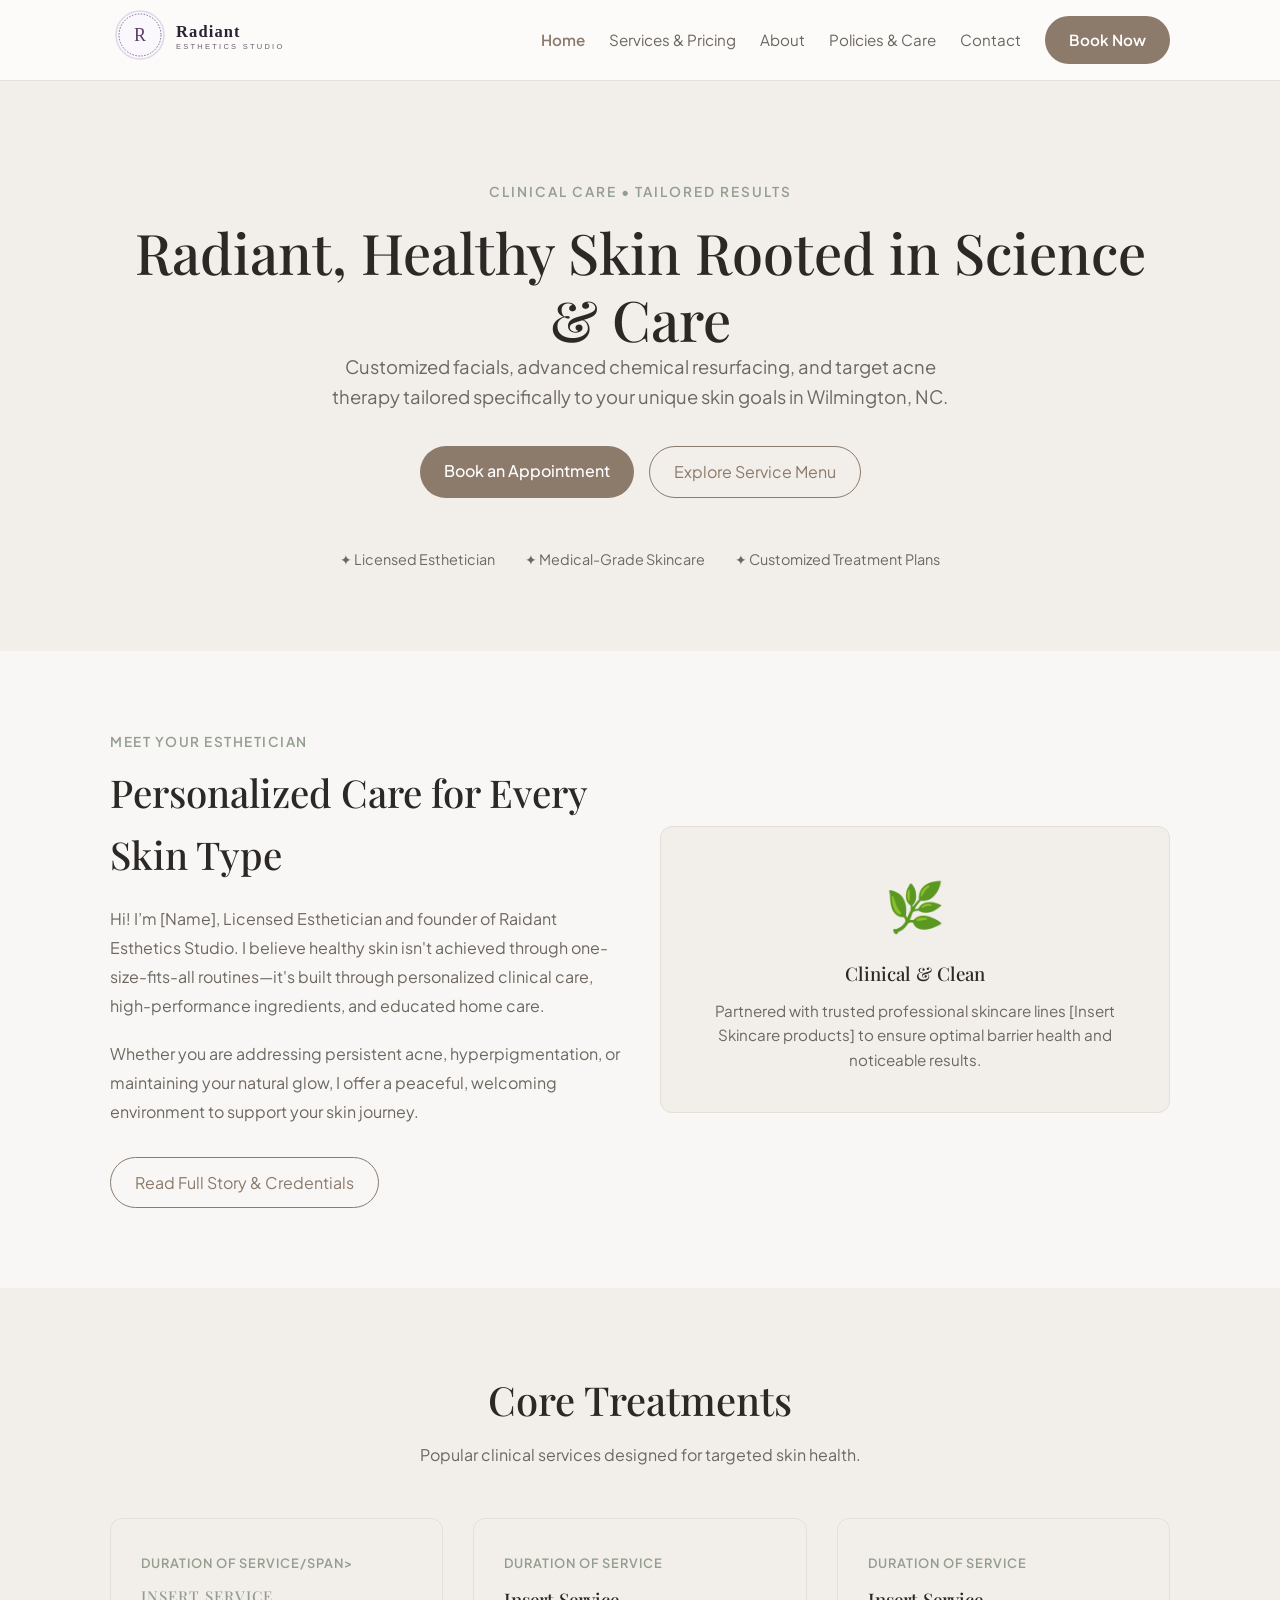
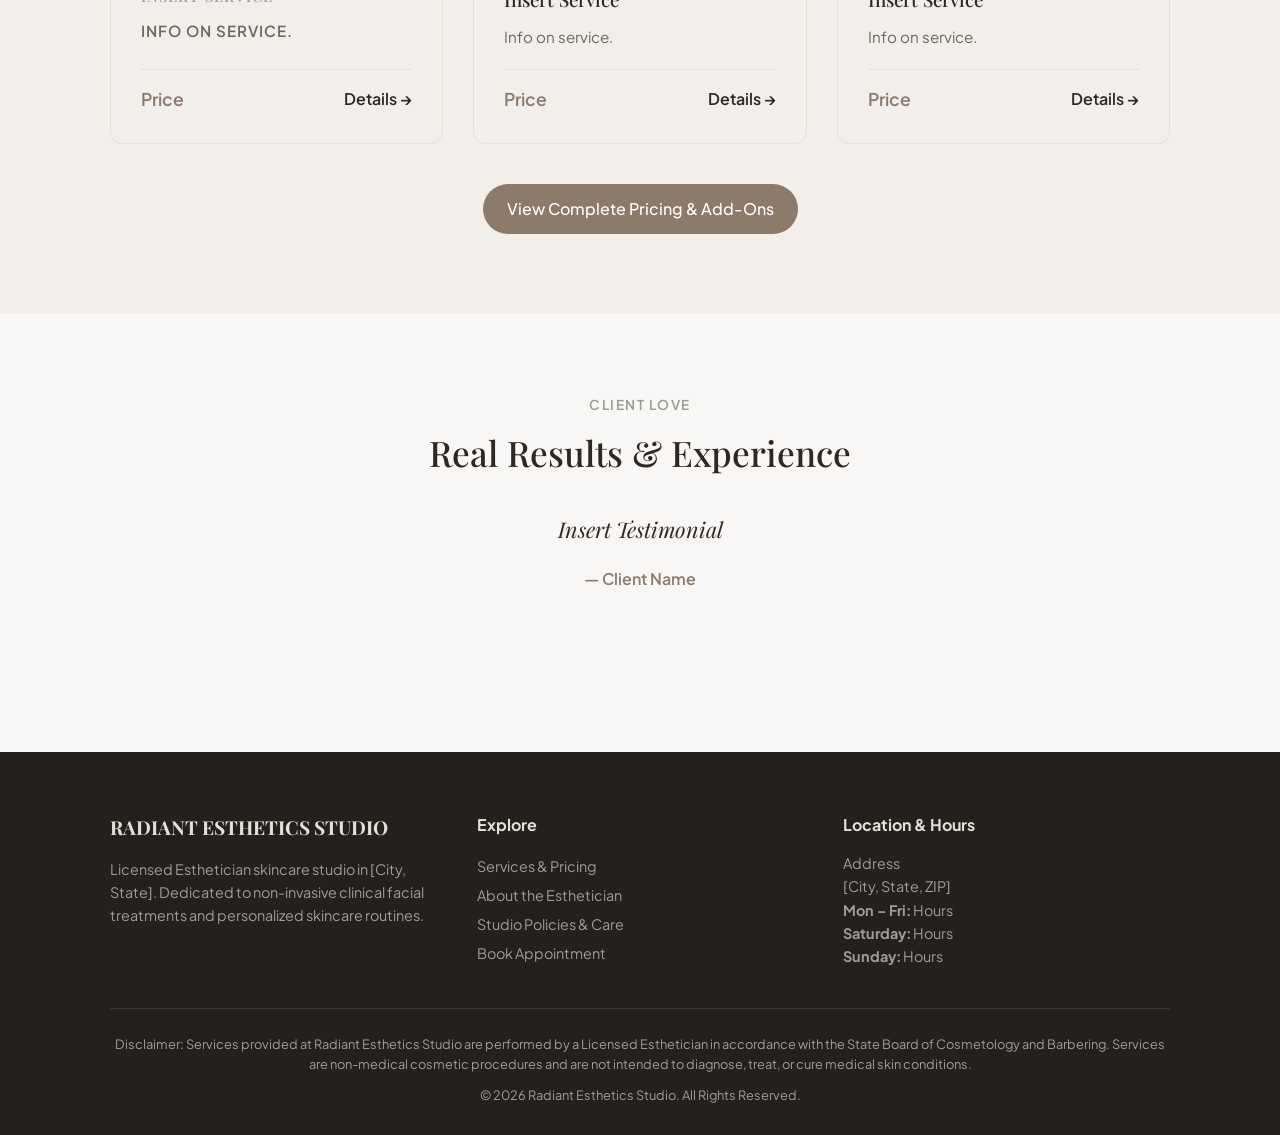
<file: index.html>
<!DOCTYPE html>
<html lang= "en" class= "scroll-smooth">
<head>
	<meta charset="UTF-8">
	<meta name= "viewport" content="width=device-width, initial-scale=1.0">
	<title> Radiant Esthetics Studio | Licensed Esthetician in Wilmington, North Carolina </title>
	
	<!-- Stylesheet link -->
	<link rel="stylesheet" href="css/style.css">
	
	
	<!-- Google Fonts -->
	<link rel="preconnect" href="https://fonts.googleapis.com">
	<link rel="preconnect" href="https://fonts.gstatic.com" crossorigin>
	<link href="https://fonts.googleapis.com/css2?family=Playfair+Display:ital,wght@0,400;0,600;1,400&family=Plus+Jakarta+Sans:wght@400;500;600&display=swap" rel="stylesheet">
</head>
<body>

	<!-- ================= HEADER & NAVIGATION ================= -->
	<header>
		<div class="container nav-container">
			<a href="index.html" class="logo">
				<img src="assets/logo.svg" alt="Radiant Ethetics Studio Logo" height="60">
			</a>
			
			<!-- Mobile Hamburger Button -->
			<button class="mobile-menu-btn" id="mobile-menu-btn" aria-label="Toggle Navigation" aria-expanded="false">
				☰
			</button>

			<!-- Navigation Links -->
			<ul class="nav-links">
				<li><a href="index.html" class="active">Home</a></li>
				<li><a href="services.html">Services & Pricing</a></li>
				<li><a href="about.html">About</a></li>
				<li><a href="policies.html">Policies & Care</a></li>
				<li><a href="contact.html">Contact</a></li>
				<li><a href="contact.html" class="btn-book-now">Book Now</a></li>
			</ul>
		</div>
	</header>
		
		<!-- ================= HERO SECTION ================= -->
  <section class="hero-section" style="padding: 100px 0 80px; text-align: center; background: var(--bg-accent);">
    <div class="container">
	<p style="text-transform: uppercase; letter-spacing: 2px; color: var(--sage); font-size: 0.85rem; margin-bottom: 15px; font-weight: 600;">
	 Clinical Care • Tailored Results
	</p>
	<h1 style= "font-size: 3.5rem; margin-botton: 20px; line-height: 1.2; font-family: var(--font-serif);">
		Radiant, Healthy Skin Rooted in Science & Care
	</h1>
	<p style="font-size: 1.15rem; color: var(--text-muted); max-width: 620px; margin: 0 auto 35px;">
		Customized facials, advanced chemical resurfacing, and target acne therapy tailored specifically to your unique skin goals in Wilmington, NC.
	</p>
	<div style="display: flex; gap: 15px; justify-content: center; flex-wrap: wrap;">
		<a href="contact.html" class="btn-primary">Book an Appointment</a>
		<a href="services.html" class="btn-outline">Explore Service Menu</a>
	</div>
	
	<!-- Trust Credentials Banner -->
	<div style="margin-top: 50px; display: flex; gap: 30px; justify-content: center; color: var(--text-muted); font-size: 0.9rem; flex-wrap: wrap;">
		<span>✦ Licensed Esthetician</span>
		<span>✦ Medical-Grade Skincare</span>
		<span>✦ Customized Treatment Plans</span>
	</div>
</div>
</section>


	<!-- ================= ABOUT PREVIEW SECTION ================= -->
	<section style="padding: 80px 0; background: var(--bg-main);">
    <div class="container">
      <div class="grid-2" style="align-items: center;">
        <div>
          <p style="text-transform: uppercase; letter-spacing: 1.5px; color: var(--sage); font-size: 0.85rem; margin-bottom: 10px; font-weight: 600;">
            Meet Your Esthetician
          </p>
          <h2 style="font-size: 2.4rem; margin-bottom: 20px;">Personalized Care for Every Skin Type</h2>
          <p style="color: var(--text-muted); margin-bottom: 20px; line-height: 1.8;">
            Hi! I’m [Name], Licensed Esthetician and founder of Raidant Esthetics Studio. I believe healthy skin isn't achieved through one-size-fits-all routines—it's built through personalized clinical care, high-performance ingredients, and educated home care.
          </p>
          <p style="color: var(--text-muted); margin-bottom: 30px; line-height: 1.8;">
            Whether you are addressing persistent acne, hyperpigmentation, or maintaining your natural glow, I offer a peaceful, welcoming environment to support your skin journey.
          </p>
          <a href="about.html" class="btn-outline">Read Full Story & Credentials</a>
        </div>
        <div class="card" style="text-align: center; padding: 40px; background: var(--bg-accent);">
          <div style="font-size: 3rem; margin-bottom: 15px; color: var(--primary);">🌿</div>
          <h3 style="margin-bottom: 10px;">Clinical & Clean</h3>
          <p style="color: var(--text-muted); font-size: 0.95rem;">
            Partnered with trusted professional skincare lines [Insert Skincare products] to ensure optimal barrier health and noticeable results.
          </p>
        </div>
      </div>
    </div>
  </section>
  
  <!-- ================= FEATURED SERVICES ================= -->
  <section style="padding: 80px 0; background: var(--bg-accent);">
    <div class="container">
      <div style="text-align: center; margin-bottom: 50px;">
        <h2 style="font-size: 2.5rem; margin-bottom: 10px;">Core Treatments</h2>
        <p style="color: var(--text-muted);">Popular clinical services designed for targeted skin health.</p>
      </div>

      <div class="grid-3">
        <!-- Service Card 1 -->
        <div class="card" style="display: flex; flex-direction: column; justify-content: space-between;">
          <div>
            <span style="font-size: 0.8rem; font-weight: 600; color: var(--sage); letter-spacing: 1px; text-transform: uppercase;">Duration of Service/span>
            <h3 style="margin: 10px 0;">Insert Service</h3>
            <p style="color: var(--text-muted); font-size: 0.95rem; margin-bottom: 20px;">
              Info on service.
            </p>
          </div>
          <div style="display: flex; justify-content: space-between; align-items: center; border-top: 1px solid var(--border); padding-top: 15px;">
            <span style="font-weight: 600; font-size: 1.1rem; color: var(--primary);">Price</span>
            <a href="services.html" style="font-weight: 600; color: var(--text-dark);">Details &rarr;</a>
          </div>
        </div>

        <!-- Service Card 2 -->
        <div class="card" style="display: flex; flex-direction: column; justify-content: space-between;">
          <div>
            <span style="font-size: 0.8rem; font-weight: 600; color: var(--sage); letter-spacing: 1px; text-transform: uppercase;">Duration of Service</span>
            <h3 style="margin: 10px 0;">Insert Service</h3>
            <p style="color: var(--text-muted); font-size: 0.95rem; margin-bottom: 20px;">
				Info on service.
            </p>
          </div>
          <div style="display: flex; justify-content: space-between; align-items: center; border-top: 1px solid var(--border); padding-top: 15px;">
            <span style="font-weight: 600; font-size: 1.1rem; color: var(--primary);">Price</span>
            <a href="services.html" style="font-weight: 600; color: var(--text-dark);">Details &rarr;</a>
          </div>
        </div>

        <!-- Service Card 3 -->
        <div class="card" style="display: flex; flex-direction: column; justify-content: space-between;">
          <div>
            <span style="font-size: 0.8rem; font-weight: 600; color: var(--sage); letter-spacing: 1px; text-transform: uppercase;">Duration of Service</span>
            <h3 style="margin: 10px 0;">Insert Service</h3>
            <p style="color: var(--text-muted); font-size: 0.95rem; margin-bottom: 20px;">
              Info on service.
            </p>
          </div>
          <div style="display: flex; justify-content: space-between; align-items: center; border-top: 1px solid var(--border); padding-top: 15px;">
            <span style="font-weight: 600; font-size: 1.1rem; color: var(--primary);">Price</span>
            <a href="services.html" style="font-weight: 600; color: var(--text-dark);">Details &rarr;</a>
          </div>
        </div>
      </div>

      <div style="text-align: center; margin-top: 40px;">
        <a href="services.html" class="btn-primary">View Complete Pricing & Add-Ons</a>
      </div>
    </div>
  </section>
  
  
  <!-- ================= TESTIMONIALS ================= -->
  <section style="padding: 80px 0; background: var(--bg-main); text-align: center;">
    <div class="container" style="max-width: 750px;">
      <p style="text-transform: uppercase; letter-spacing: 1.5px; color: var(--sage); font-size: 0.85rem; margin-bottom: 10px; font-weight: 600;">
        Client Love
      </p>
	  <h2 style="font-size: 2.2rem; margin-bottom: 30px;">Real Results & Experience</h2>
      <blockquote style="font-family: var(--font-serif); font-size: 1.35rem; font-style: italic; color: var(--text-dark); line-height: 1.6; margin-bottom: 20px;">
        Insert Testimonial
      </blockquote>
      <p style="font-weight: 600; color: var(--primary);">— Client Name</p>
    </div>
  </section>
  
  <!-- ================= FOOTER ================= -->
  <footer>
    <div class="container">
      <div class="footer-grid">
        <!-- Column 1: Brand Info -->
        <div>
          <h4 style="font-family: var(--font-serif); font-size: 1.2rem; margin-bottom: 15px;">RADIANT ESTHETICS STUDIO</h4>
          <p style="font-size: 0.9rem; color: #a39c94; line-height: 1.6;">
            Licensed Esthetician skincare studio in [City, State]. Dedicated to non-invasive clinical facial treatments and personalized skincare routines.
          </p>
        </div>

        <!-- Column 2: Navigation Links -->
        <div>
          <h4 style="font-size: 1rem; margin-bottom: 15px;">Explore</h4>
          <ul style="list-style: none; line-height: 2; font-size: 0.9rem;">
            <li><a href="services.html" style="color: #a39c94;">Services & Pricing</a></li>
            <li><a href="about.html" style="color: #a39c94;">About the Esthetician</a></li>
            <li><a href="policies.html" style="color: #a39c94;">Studio Policies & Care</a></li>
            <li><a href="contact.html" style="color: #a39c94;">Book Appointment</a></li>
          </ul>
        </div>

        <!-- Column 3: Hours & Location -->
        <div>
          <h4 style="font-size: 1rem; margin-bottom: 15px;">Location & Hours</h4>
          <p style="font-size: 0.9rem; color: #a39c94; line-height: 1.6;">
            Address<br>
            [City, State, ZIP]<br>
            <strong>Mon – Fri:</strong> Hours<br>
            <strong>Saturday:</strong> Hours<br>
            <strong>Sunday:</strong> Hours<br>
          </p>
        </div>
      </div>

      <!-- US Legal Disclaimer Footer -->
      <div class="footer-disclaimer">
        <p>
          Disclaimer: Services provided at Radiant Esthetics Studio are performed by a Licensed Esthetician in accordance with the State Board of Cosmetology and Barbering. Services are non-medical cosmetic procedures and are not intended to diagnose, treat, or cure medical skin conditions.
        </p>
        <p style="margin-top: 10px;">&copy; 2026 Radiant Esthetics Studio. All Rights Reserved.</p>
      </div>
    </div>
  </footer>

<!-- JavaScript Link -->
	<script src="js/main.js"></script>
</body>
</html>
</file>
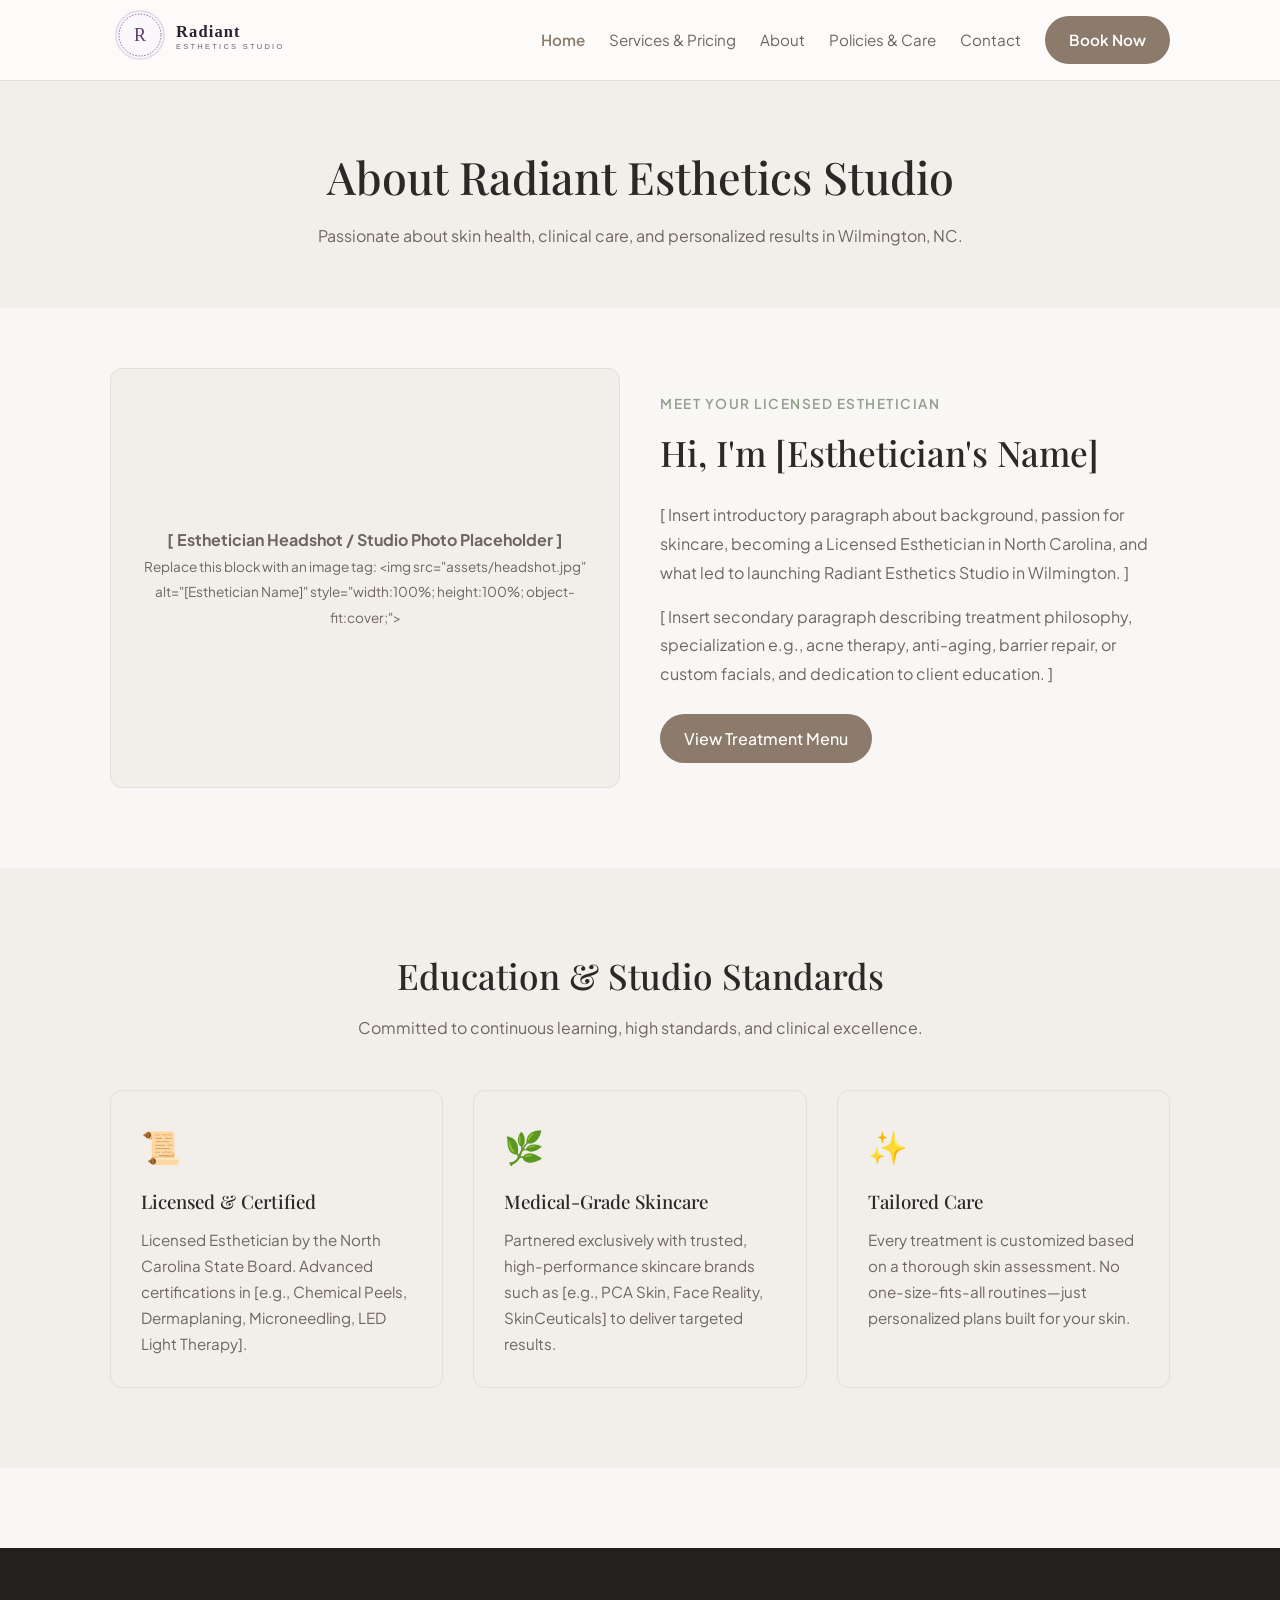
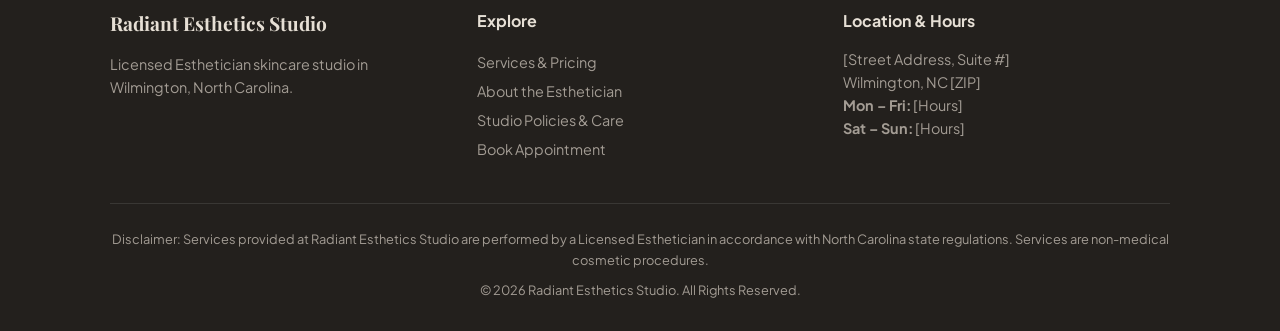
<file: about.html>
<!DOCTYPE html>
<html lang="en" class="scroll-smooth">
<head>
	<meta charset="UTF-8">
	<meta name="viewport" content="width=device-width, initial-scale=1.0">
	<title>About the Esthetician | Radiant Esthetics Studio | Wilmington, NC</title>
	
	<!-- Stylesheet link -->
	<link rel="stylesheet" href="css/style.css">
	
	<!-- Google Fonts -->
	<link rel="preconnect" href="https://fonts.googleapis.com">
	<link rel="preconnect" href="https://fonts.gstatic.com" crossorigin>
	<link href="https://fonts.googleapis.com/css2?family=Playfair+Display:ital,wght@0,400;0,600;1,400&family=Plus+Jakarta+Sans:wght@400;500;600&display=swap" rel="stylesheet">
</head>
<body>

	<!-- ================= HEADER & NAVIGATION ================= -->
	<header>
		<div class="container nav-container">
			<a href="index.html" class="logo">
				<img src="assets/logo.svg" alt="Radiant Ethetics Studio Logo" height="60">
			</a>
			
			<!-- Mobile Hamburger Button -->
			<button class="mobile-menu-btn" id="mobile-menu-btn" aria-label="Toggle Navigation" aria-expanded="false">
				☰
			</button>

			<!-- Navigation Links -->
			<ul class="nav-links">
				<li><a href="index.html" class="active">Home</a></li>
				<li><a href="services.html">Services & Pricing</a></li>
				<li><a href="about.html">About</a></li>
				<li><a href="policies.html">Policies & Care</a></li>
				<li><a href="contact.html">Contact</a></li>
				<li><a href="contact.html" class="btn-book-now">Book Now</a></li>
			</ul>
		</div>
	</header>

	<!-- ================= PAGE BANNER ================= -->
	<div class="page-banner">
		<div class="container">
			<h1>About Radiant Esthetics Studio</h1>
			<p>Passionate about skin health, clinical care, and personalized results in Wilmington, NC.</p>
		</div>
	</div>

	<!-- ================= ESTHETICIAN BIO SECTION ================= -->
	<section class="container" style="margin-bottom: 80px;">
		<div class="grid-2" style="align-items: center;">
			
			<!-- Left: Image Placeholder -->
			<div class="card" style="padding: 0; overflow: hidden; height: 420px; background: var(--bg-accent); display: flex; align-items: center; justify-content: center; text-align: center;">
				<p style="color: var(--text-muted); padding: 20px;">
					<strong>[ Esthetician Headshot / Studio Photo Placeholder ]</strong><br>
					<span style="font-size: 0.85rem;">Replace this block with an image tag: &lt;img src="assets/headshot.jpg" alt="[Esthetician Name]" style="width:100%; height:100%; object-fit:cover;"&gt;</span>
				</p>
			</div>

			<!-- Right: Bio Content -->
			<div>
				<p style="text-transform: uppercase; letter-spacing: 1.5px; color: var(--sage); font-size: 0.85rem; margin-bottom: 10px; font-weight: 600;">
					Meet Your Licensed Esthetician
				</p>
				<h2 style="font-size: 2.2rem; margin-bottom: 20px;">Hi, I'm [Esthetician's Name]</h2>
				
				<p style="color: var(--text-muted); margin-bottom: 15px; line-height: 1.8;">
					[ Insert introductory paragraph about background, passion for skincare, becoming a Licensed Esthetician in North Carolina, and what led to launching Radiant Esthetics Studio in Wilmington. ]
				</p>

				<p style="color: var(--text-muted); margin-bottom: 25px; line-height: 1.8;">
					[ Insert secondary paragraph describing treatment philosophy, specialization e.g., acne therapy, anti-aging, barrier repair, or custom facials, and dedication to client education. ]
				</p>

				<a href="services.html" class="btn-primary">View Treatment Menu</a>
			</div>

		</div>
	</section>

	<!-- ================= CREDENTIALS & PHILOSOPHY ================= -->
	<section style="background: var(--bg-accent); padding: 80px 0; margin-bottom: 80px;">
		<div class="container">
			<div style="text-align: center; margin-bottom: 50px;">
				<h2 style="font-size: 2.2rem; margin-bottom: 10px;">Education & Studio Standards</h2>
				<p style="color: var(--text-muted);">Committed to continuous learning, high standards, and clinical excellence.</p>
			</div>

			<div class="grid-3">
				
				<!-- Card 1 -->
				<div class="card">
					<div style="font-size: 2rem; margin-bottom: 15px; color: var(--primary);">📜</div>
					<h3 style="margin-bottom: 10px;">Licensed & Certified</h3>
					<p style="color: var(--text-muted); font-size: 0.95rem; line-height: 1.7;">
						Licensed Esthetician by the North Carolina State Board. Advanced certifications in [e.g., Chemical Peels, Dermaplaning, Microneedling, LED Light Therapy].
					</p>
				</div>

				<!-- Card 2 -->
				<div class="card">
					<div style="font-size: 2rem; margin-bottom: 15px; color: var(--primary);">🌿</div>
					<h3 style="margin-bottom: 10px;">Medical-Grade Skincare</h3>
					<p style="color: var(--text-muted); font-size: 0.95rem; line-height: 1.7;">
						Partnered exclusively with trusted, high-performance skincare brands such as [e.g., PCA Skin, Face Reality, SkinCeuticals] to deliver targeted results.
					</p>
				</div>

				<!-- Card 3 -->
				<div class="card">
					<div style="font-size: 2rem; margin-bottom: 15px; color: var(--primary);">✨</div>
					<h3 style="margin-bottom: 10px;">Tailored Care</h3>
					<p style="color: var(--text-muted); font-size: 0.95rem; line-height: 1.7;">
						Every treatment is customized based on a thorough skin assessment. No one-size-fits-all routines—just personalized plans built for your skin.
					</p>
				</div>

			</div>
		</div>
	</section>

	<!-- ================= FOOTER ================= -->
	<footer>
		<div class="container">
			<div class="footer-grid">
				<div>
					<h4 style="font-family: var(--font-serif); font-size: 1.2rem; margin-bottom: 15px;">Radiant Esthetics Studio</h4>
					<p style="font-size: 0.9rem; color: #a39c94; line-height: 1.6;">
						Licensed Esthetician skincare studio in Wilmington, North Carolina.
					</p>
				</div>
				<div>
					<h4 style="font-size: 1rem; margin-bottom: 15px;">Explore</h4>
					<ul style="list-style: none; line-height: 2; font-size: 0.9rem;">
						<li><a href="services.html" style="color: #a39c94;">Services & Pricing</a></li>
						<li><a href="about.html" style="color: #a39c94;">About the Esthetician</a></li>
						<li><a href="policies.html" style="color: #a39c94;">Studio Policies & Care</a></li>
						<li><a href="contact.html" style="color: #a39c94;">Book Appointment</a></li>
					</ul>
				</div>
				<div>
					<h4 style="font-size: 1rem; margin-bottom: 15px;">Location & Hours</h4>
					<p style="font-size: 0.9rem; color: #a39c94; line-height: 1.6;">
						[Street Address, Suite #]<br>
						Wilmington, NC [ZIP]<br>
						<strong>Mon – Fri:</strong> [Hours]<br>
						<strong>Sat – Sun:</strong> [Hours]
					</p>
				</div>
			</div>
			<div class="footer-disclaimer">
				<p>
					Disclaimer: Services provided at Radiant Esthetics Studio are performed by a Licensed Esthetician in accordance with North Carolina state regulations. Services are non-medical cosmetic procedures.
				</p>
				<p style="margin-top: 10px;">&copy; 2026 Radiant Esthetics Studio. All Rights Reserved.</p>
			</div>
		</div>
	</footer>

<!-- JavaScript Link -->
	<script src="js/main.js"></script>
</body>
</html>
</file>
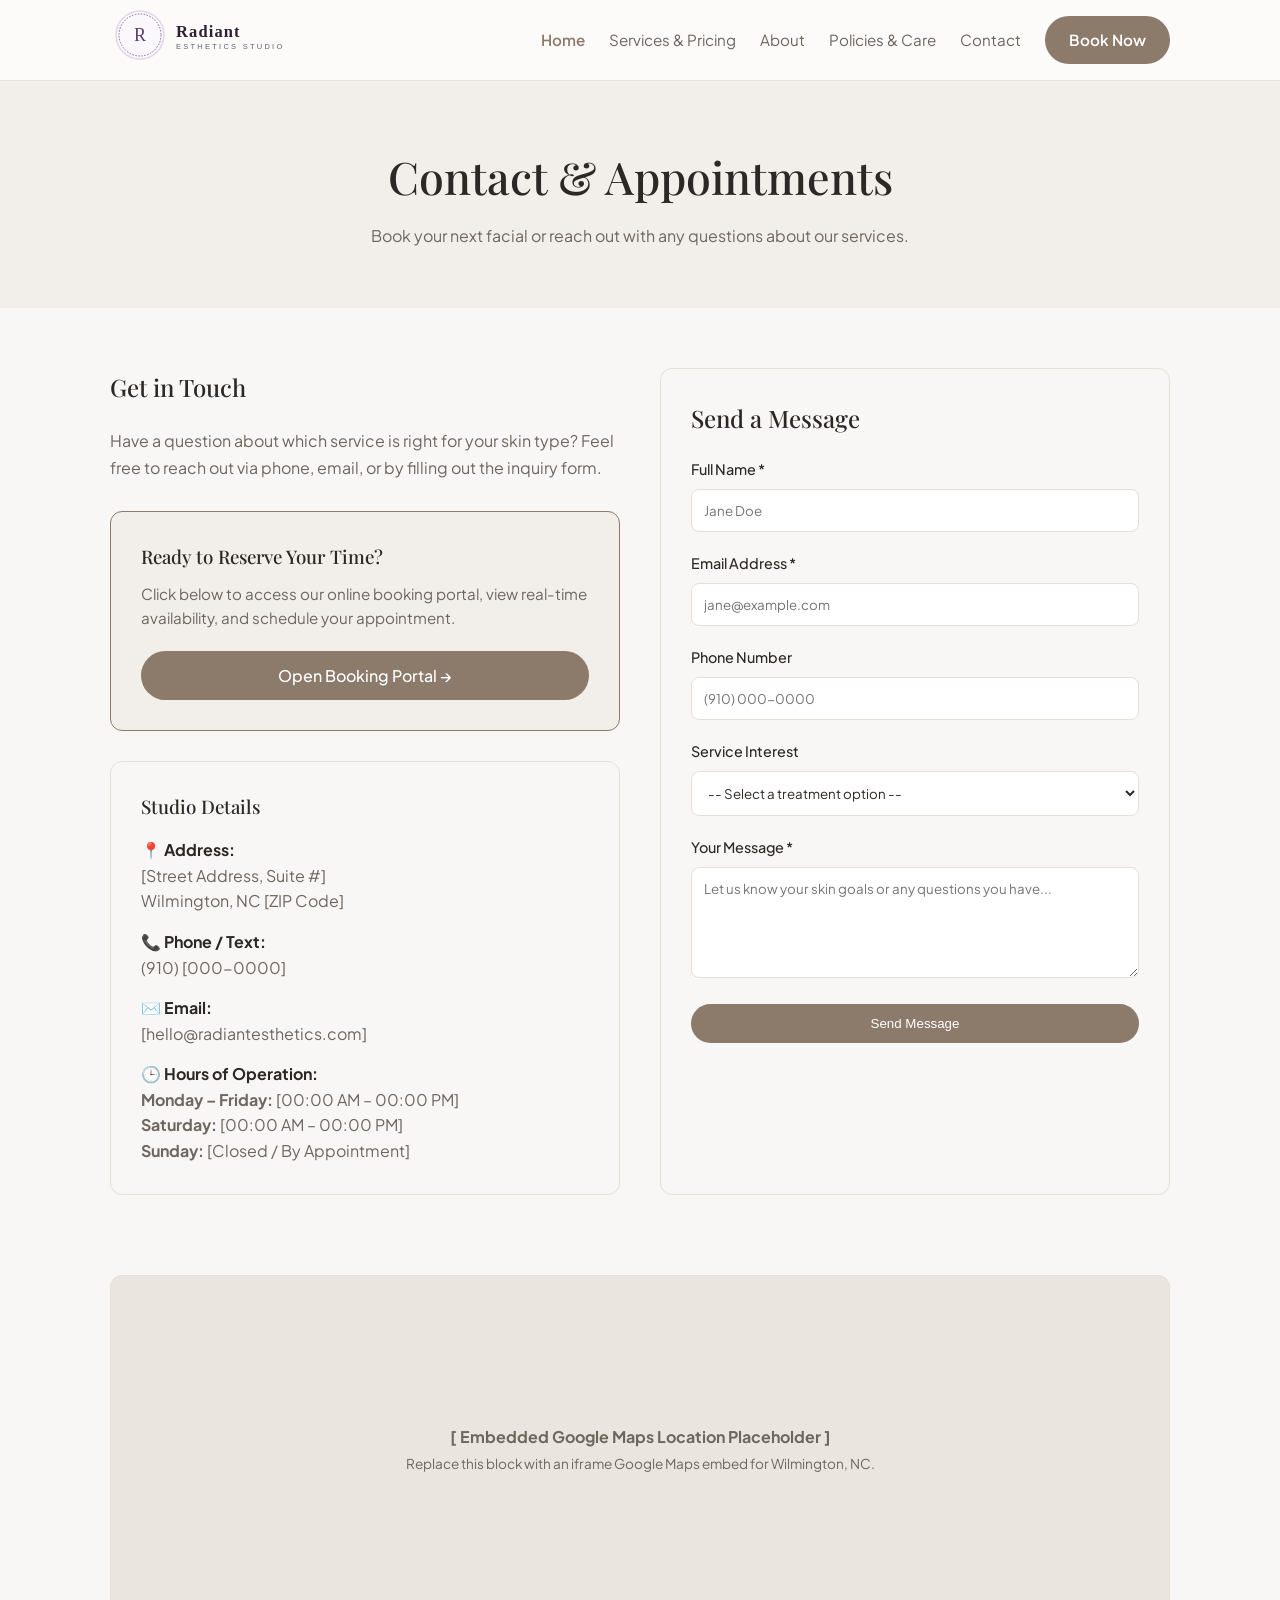
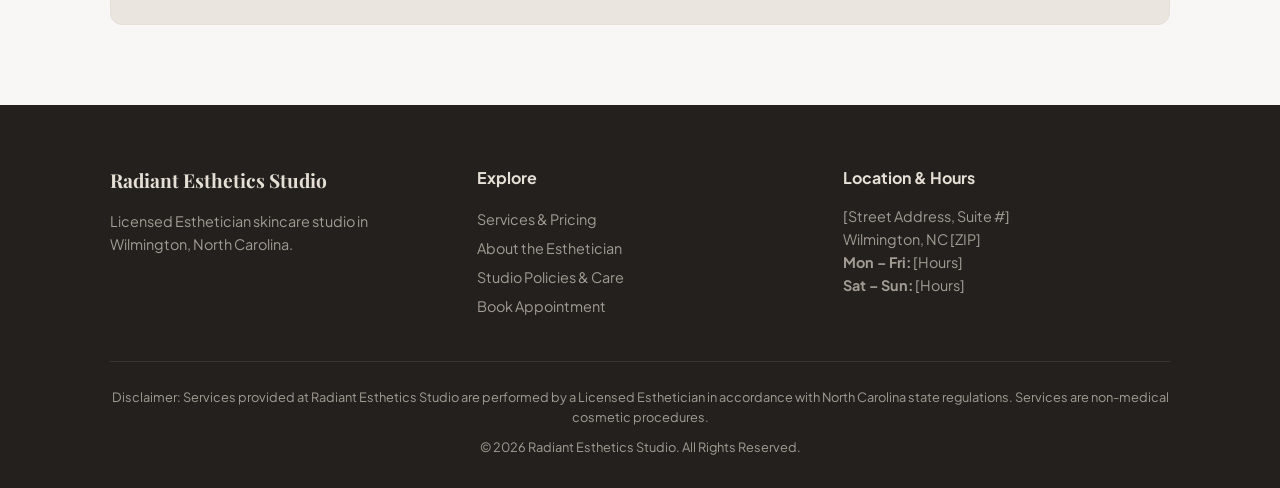
<file: contact.html>
<!DOCTYPE html>
<html lang="en" class="scroll-smooth">
<head>
	<meta charset="UTF-8">
	<meta name="viewport" content="width=device-width, initial-scale=1.0">
	<title>Contact & Book | Radiant Esthetics Studio | Wilmington, NC</title>
	
	<!-- Stylesheet link -->
	<link rel="stylesheet" href="css/style.css">
	
	<!-- Google Fonts -->
	<link rel="preconnect" href="https://fonts.googleapis.com">
	<link rel="preconnect" href="https://fonts.gstatic.com" crossorigin>
	<link href="https://fonts.googleapis.com/css2?family=Playfair+Display:ital,wght@0,400;0,600;1,400&family=Plus+Jakarta+Sans:wght@400;500;600&display=swap" rel="stylesheet">
</head>
<body>

	<!-- ================= HEADER & NAVIGATION ================= -->
	<header>
		<div class="container nav-container">
			<a href="index.html" class="logo">
				<img src="assets/logo.svg" alt="Radiant Ethetics Studio Logo" height="60">
			</a>
			
			<!-- Mobile Hamburger Button -->
			<button class="mobile-menu-btn" id="mobile-menu-btn" aria-label="Toggle Navigation" aria-expanded="false">
				☰
			</button>

			<!-- Navigation Links -->
			<ul class="nav-links">
				<li><a href="index.html" class="active">Home</a></li>
				<li><a href="services.html">Services & Pricing</a></li>
				<li><a href="about.html">About</a></li>
				<li><a href="policies.html">Policies & Care</a></li>
				<li><a href="contact.html">Contact</a></li>
				<li><a href="contact.html" class="btn-book-now">Book Now</a></li>
			</ul>
		</div>
	</header>

	<!-- ================= PAGE BANNER ================= -->
	<div class="page-banner">
		<div class="container">
			<h1>Contact & Appointments</h1>
			<p>Book your next facial or reach out with any questions about our services.</p>
		</div>
	</div>

	<!-- ================= CONTACT & BOOKING CONTENT ================= -->
	<section class="container" style="margin-bottom: 80px;">
		<div class="grid-2">

			<!-- Left Column: Studio Information & Direct Booking Link -->
			<div>
				<h2 style="margin-bottom: 20px;">Get in Touch</h2>
				<p style="color: var(--text-muted); margin-bottom: 30px; line-height: 1.7;">
					Have a question about which service is right for your skin type? Feel free to reach out via phone, email, or by filling out the inquiry form.
				</p>

				<!-- Online Booking Callout -->
				<div class="card" style="margin-bottom: 30px; background: var(--bg-accent); border-color: var(--primary);">
					<h3 style="margin-bottom: 10px;">Ready to Reserve Your Time?</h3>
					<p style="color: var(--text-muted); font-size: 0.95rem; margin-bottom: 20px;">
						Click below to access our online booking portal, view real-time availability, and schedule your appointment.
					</p>
					<!-- Replace href with your actual booking link (e.g. Square, Vagaro, GlossGenius) -->
					<a href="[INSERT_BOOKING_PORTAL_URL]" target="_blank" class="btn-primary" style="display: block; text-align: center;">Open Booking Portal &rarr;</a>
				</div>

				<!-- Studio Info Card -->
				<div class="card">
					<h3 style="margin-bottom: 15px;">Studio Details</h3>
					
					<div style="margin-bottom: 15px;">
						<strong style="color: var(--text-dark); display: block;">📍 Address:</strong>
						<span style="color: var(--text-muted);">
							[Street Address, Suite #]<br>
							Wilmington, NC [ZIP Code]
						</span>
					</div>

					<div style="margin-bottom: 15px;">
						<strong style="color: var(--text-dark); display: block;">📞 Phone / Text:</strong>
						<span style="color: var(--text-muted);">(910) [000-0000]</span>
					</div>

					<div style="margin-bottom: 15px;">
						<strong style="color: var(--text-dark); display: block;">✉️ Email:</strong>
						<span style="color: var(--text-muted);">[hello@radiantesthetics.com]</span>
					</div>

					<div>
						<strong style="color: var(--text-dark); display: block;">🕒 Hours of Operation:</strong>
						<span style="color: var(--text-muted);">
							<strong>Monday – Friday:</strong> [00:00 AM – 00:00 PM]<br>
							<strong>Saturday:</strong> [00:00 AM – 00:00 PM]<br>
							<strong>Sunday:</strong> [Closed / By Appointment]
						</span>
					</div>
				</div>
			</div>

			<!-- Right Column: Contact & Inquiry Form -->
			<div class="card">
				<h2 style="margin-bottom: 20px;">Send a Message</h2>
				
				<form action="#" method="POST" style="display: flex; flex-direction: column; gap: 20px;">
					<div>
						<label for="name" style="display: block; font-weight: 500; margin-bottom: 8px; font-size: 0.9rem;">Full Name *</label>
						<input type="text" id="name" name="name" required placeholder="Jane Doe" style="width: 100%; padding: 12px; border: 1px solid var(--border); border-radius: 8px; font-family: inherit;">
					</div>

					<div>
						<label for="email" style="display: block; font-weight: 500; margin-bottom: 8px; font-size: 0.9rem;">Email Address *</label>
						<input type="email" id="email" name="email" required placeholder="jane@example.com" style="width: 100%; padding: 12px; border: 1px solid var(--border); border-radius: 8px; font-family: inherit;">
					</div>

					<div>
						<label for="phone" style="display: block; font-weight: 500; margin-bottom: 8px; font-size: 0.9rem;">Phone Number</label>
						<input type="tel" id="phone" name="phone" placeholder="(910) 000-0000" style="width: 100%; padding: 12px; border: 1px solid var(--border); border-radius: 8px; font-family: inherit;">
					</div>

					<div>
						<label for="service-interest" style="display: block; font-weight: 500; margin-bottom: 8px; font-size: 0.9rem;">Service Interest</label>
						<select id="service-interest" name="service-interest" style="width: 100%; padding: 12px; border: 1px solid var(--border); border-radius: 8px; font-family: inherit; background: #fff; color: var(--text-dark);">
							<option value="">-- Select a treatment option --</option>
							<option value="custom-facial">Custom Facial</option>
							<option value="chemical-peel">Chemical Peel / Resurfacing</option>
							<option value="dermaplaning">Dermaplaning</option>
							<option value="acne-therapy">Acne Therapy</option>
							<option value="general-inquiry">General Inquiry / Consultation</option>
						</select>
					</div>

					<div>
						<label for="message" style="display: block; font-weight: 500; margin-bottom: 8px; font-size: 0.9rem;">Your Message *</label>
						<textarea id="message" name="message" rows="5" required placeholder="Let us know your skin goals or any questions you have..." style="width: 100%; padding: 12px; border: 1px solid var(--border); border-radius: 8px; font-family: inherit; resize: vertical;"></textarea>
					</div>

					<button type="submit" class="btn-primary" style="width: 100%; cursor: pointer;">Send Message</button>
				</form>
			</div>

		</div>
	</section>

	<!-- ================= GOOGLE MAP EMBED PLACEHOLDER ================= -->
	<section class="container" style="margin-bottom: 80px;">
		<div class="card" style="padding: 0; overflow: hidden; height: 350px; background: #eae5de; display: flex; align-items: center; justify-content: center; text-align: center;">
			<p style="color: var(--text-muted);">
				<strong>[ Embedded Google Maps Location Placeholder ]</strong><br>
				<span style="font-size: 0.85rem;">Replace this block with an iframe Google Maps embed for Wilmington, NC.</span>
			</p>
		</div>
	</section>

	<!-- ================= FOOTER ================= -->
	<footer>
		<div class="container">
			<div class="footer-grid">
				<div>
					<h4 style="font-family: var(--font-serif); font-size: 1.2rem; margin-bottom: 15px;">Radiant Esthetics Studio</h4>
					<p style="font-size: 0.9rem; color: #a39c94; line-height: 1.6;">
						Licensed Esthetician skincare studio in Wilmington, North Carolina.
					</p>
				</div>
				<div>
					<h4 style="font-size: 1rem; margin-bottom: 15px;">Explore</h4>
					<ul style="list-style: none; line-height: 2; font-size: 0.9rem;">
						<li><a href="services.html" style="color: #a39c94;">Services & Pricing</a></li>
						<li><a href="about.html" style="color: #a39c94;">About the Esthetician</a></li>
						<li><a href="policies.html" style="color: #a39c94;">Studio Policies & Care</a></li>
						<li><a href="contact.html" style="color: #a39c94;">Book Appointment</a></li>
					</ul>
				</div>
				<div>
					<h4 style="font-size: 1rem; margin-bottom: 15px;">Location & Hours</h4>
					<p style="font-size: 0.9rem; color: #a39c94; line-height: 1.6;">
						[Street Address, Suite #]<br>
						Wilmington, NC [ZIP]<br>
						<strong>Mon – Fri:</strong> [Hours]<br>
						<strong>Sat – Sun:</strong> [Hours]
					</p>
				</div>
			</div>
			<div class="footer-disclaimer">
				<p>
					Disclaimer: Services provided at Radiant Esthetics Studio are performed by a Licensed Esthetician in accordance with North Carolina state regulations. Services are non-medical cosmetic procedures.
				</p>
				<p style="margin-top: 10px;">&copy; 2026 Radiant Esthetics Studio. All Rights Reserved.</p>
			</div>
		</div>
	</footer>

<!-- JavaScript Link -->
	<script src="js/main.js"></script>
</body>
</html>
</file>
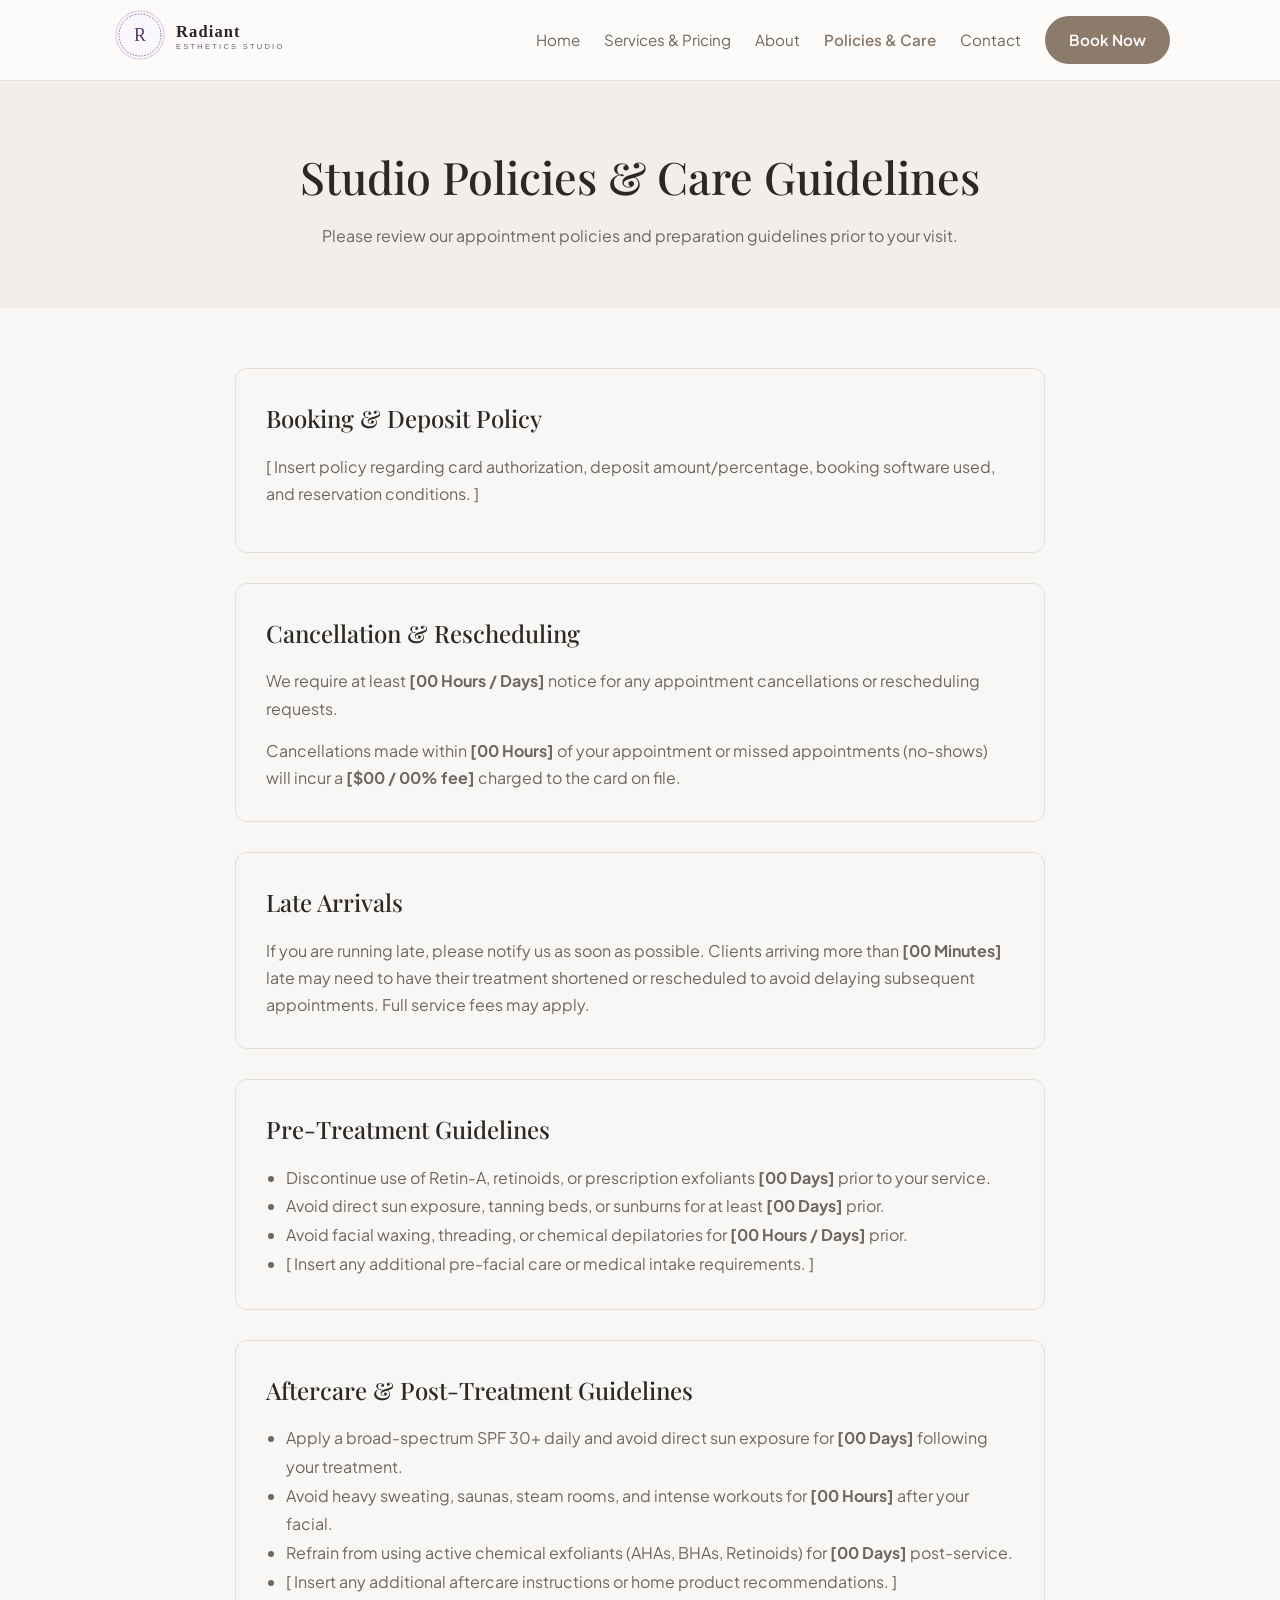
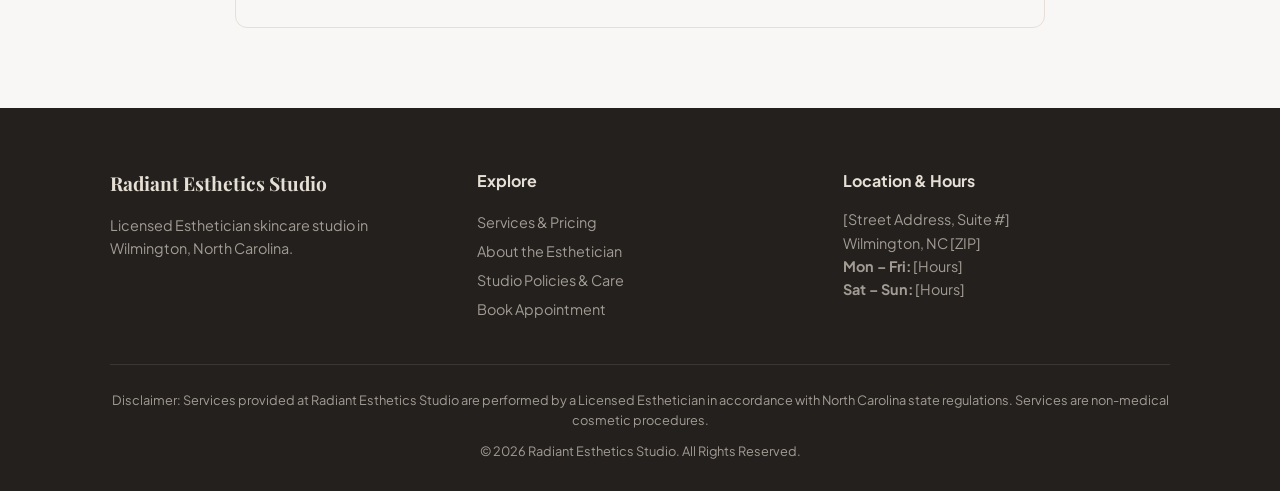
<file: policies.html>
<!DOCTYPE html>
<html lang="en" class="scroll-smooth">
<head>
	<meta charset="UTF-8">
	<meta name="viewport" content="width=device-width, initial-scale=1.0">
	<title>Policies & Care Guidelines | Radiant Esthetics Studio</title>
	
	<!-- Stylesheet link -->
	<link rel="stylesheet" href="css/style.css">
	
	<!-- Google Fonts -->
	<link rel="preconnect" href="https://fonts.googleapis.com">
	<link rel="preconnect" href="https://fonts.gstatic.com" crossorigin>
	<link href="https://fonts.googleapis.com/css2?family=Playfair+Display:ital,wght@0,400;0,600;1,400&family=Plus+Jakarta+Sans:wght@400;500;600&display=swap" rel="stylesheet">
</head>
<body>

	<!-- ================= HEADER & NAVIGATION ================= -->
	<header>
		<div class="container nav-container">
			<a href="index.html" class="logo">
				<img src="assets/logo.svg" alt="Radiant Ethetics Studio Logo" height="60">
			</a>
			
			<!-- Mobile Hamburger Button -->
			<button class="mobile-menu-btn" id="mobile-menu-btn" aria-label="Toggle Navigation" aria-expanded="false">
				☰
			</button>

			<!-- Navigation Links -->
			<ul class="nav-links">
				<li><a href="index.html">Home</a></li>
				<li><a href="services.html">Services & Pricing</a></li>
				<li><a href="about.html">About</a></li>
				<li><a href="policies.html" class="active">Policies & Care</a></li>
				<li><a href="contact.html">Contact</a></li>
				<li><a href="contact.html" class="btn-book-now">Book Now</a></li>
			</ul>
		</div>
	</header>

	<!-- ================= PAGE BANNER ================= -->
	<div class="page-banner">
		<div class="container">
			<h1>Studio Policies & Care Guidelines</h1>
			<p>Please review our appointment policies and preparation guidelines prior to your visit.</p>
		</div>
	</div>

	<!-- ================= POLICIES & CARE CONTENT ================= -->
	<section class="container" style="max-width: 850px; margin-bottom: 80px;">
		
		<!-- Booking & Deposit Policy -->
		<div class="card" style="margin-bottom: 30px;">
			<h2 style="margin-bottom: 15px;">Booking & Deposit Policy</h2>
			<p style="color: var(--text-muted); margin-bottom: 15px; line-height: 1.7;">
				[ Insert policy regarding card authorization, deposit amount/percentage, booking software used, and reservation conditions. ]
			</p>
		</div>

		<!-- Cancellation & Rescheduling Policy -->
		<div class="card" style="margin-bottom: 30px;">
			<h2 style="margin-bottom: 15px;">Cancellation & Rescheduling</h2>
			<p style="color: var(--text-muted); margin-bottom: 15px; line-height: 1.7;">
				We require at least <strong>[00 Hours / Days]</strong> notice for any appointment cancellations or rescheduling requests.
			</p>
			<p style="color: var(--text-muted); line-height: 1.7;">
				Cancellations made within <strong>[00 Hours]</strong> of your appointment or missed appointments (no-shows) will incur a <strong>[$00 / 00% fee]</strong> charged to the card on file.
			</p>
		</div>

		<!-- Late Arrival Policy -->
		<div class="card" style="margin-bottom: 30px;">
			<h2 style="margin-bottom: 15px;">Late Arrivals</h2>
			<p style="color: var(--text-muted); line-height: 1.7;">
				If you are running late, please notify us as soon as possible. Clients arriving more than <strong>[00 Minutes]</strong> late may need to have their treatment shortened or rescheduled to avoid delaying subsequent appointments. Full service fees may apply.
			</p>
		</div>

		<!-- Pre-Treatment Instructions -->
		<div class="card" style="margin-bottom: 30px;">
			<h2 style="margin-bottom: 15px;">Pre-Treatment Guidelines</h2>
			<ul style="color: var(--text-muted); padding-left: 20px; line-height: 1.8;">
				<li>Discontinue use of Retin-A, retinoids, or prescription exfoliants <strong>[00 Days]</strong> prior to your service.</li>
				<li>Avoid direct sun exposure, tanning beds, or sunburns for at least <strong>[00 Days]</strong> prior.</li>
				<li>Avoid facial waxing, threading, or chemical depilatories for <strong>[00 Hours / Days]</strong> prior.</li>
				<li>[ Insert any additional pre-facial care or medical intake requirements. ]</li>
			</ul>
		</div>

		<!-- Post-Treatment Care -->
		<div class="card">
			<h2 style="margin-bottom: 15px;">Aftercare & Post-Treatment Guidelines</h2>
			<ul style="color: var(--text-muted); padding-left: 20px; line-height: 1.8;">
				<li>Apply a broad-spectrum SPF 30+ daily and avoid direct sun exposure for <strong>[00 Days]</strong> following your treatment.</li>
				<li>Avoid heavy sweating, saunas, steam rooms, and intense workouts for <strong>[00 Hours]</strong> after your facial.</li>
				<li>Refrain from using active chemical exfoliants (AHAs, BHAs, Retinoids) for <strong>[00 Days]</strong> post-service.</li>
				<li>[ Insert any additional aftercare instructions or home product recommendations. ]</li>
			</ul>
		</div>

	</section>

	<!-- ================= FOOTER ================= -->
	<footer>
		<div class="container">
			<div class="footer-grid">
				<div>
					<h4 style="font-family: var(--font-serif); font-size: 1.2rem; margin-bottom: 15px;">Radiant Esthetics Studio</h4>
					<p style="font-size: 0.9rem; color: #a39c94; line-height: 1.6;">
						Licensed Esthetician skincare studio in Wilmington, North Carolina.
					</p>
				</div>
				<div>
					<h4 style="font-size: 1rem; margin-bottom: 15px;">Explore</h4>
					<ul style="list-style: none; line-height: 2; font-size: 0.9rem;">
						<li><a href="services.html" style="color: #a39c94;">Services & Pricing</a></li>
						<li><a href="about.html" style="color: #a39c94;">About the Esthetician</a></li>
						<li><a href="policies.html" style="color: #a39c94;">Studio Policies & Care</a></li>
						<li><a href="contact.html" style="color: #a39c94;">Book Appointment</a></li>
					</ul>
				</div>
				<div>
					<h4 style="font-size: 1rem; margin-bottom: 15px;">Location & Hours</h4>
					<p style="font-size: 0.9rem; color: #a39c94; line-height: 1.6;">
						[Street Address, Suite #]<br>
						Wilmington, NC [ZIP]<br>
						<strong>Mon – Fri:</strong> [Hours]<br>
						<strong>Sat – Sun:</strong> [Hours]
					</p>
				</div>
			</div>
			<div class="footer-disclaimer">
				<p>
					Disclaimer: Services provided at Radiant Esthetics Studio are performed by a Licensed Esthetician in accordance with North Carolina state regulations. Services are non-medical cosmetic procedures.
				</p>
				<p style="margin-top: 10px;">&copy; 2026 Radiant Esthetics Studio. All Rights Reserved.</p>
			</div>
		</div>
	</footer>

	<!-- JavaScript Link -->
	<script src="js/main.js"></script>
</body>
</html>
</file>
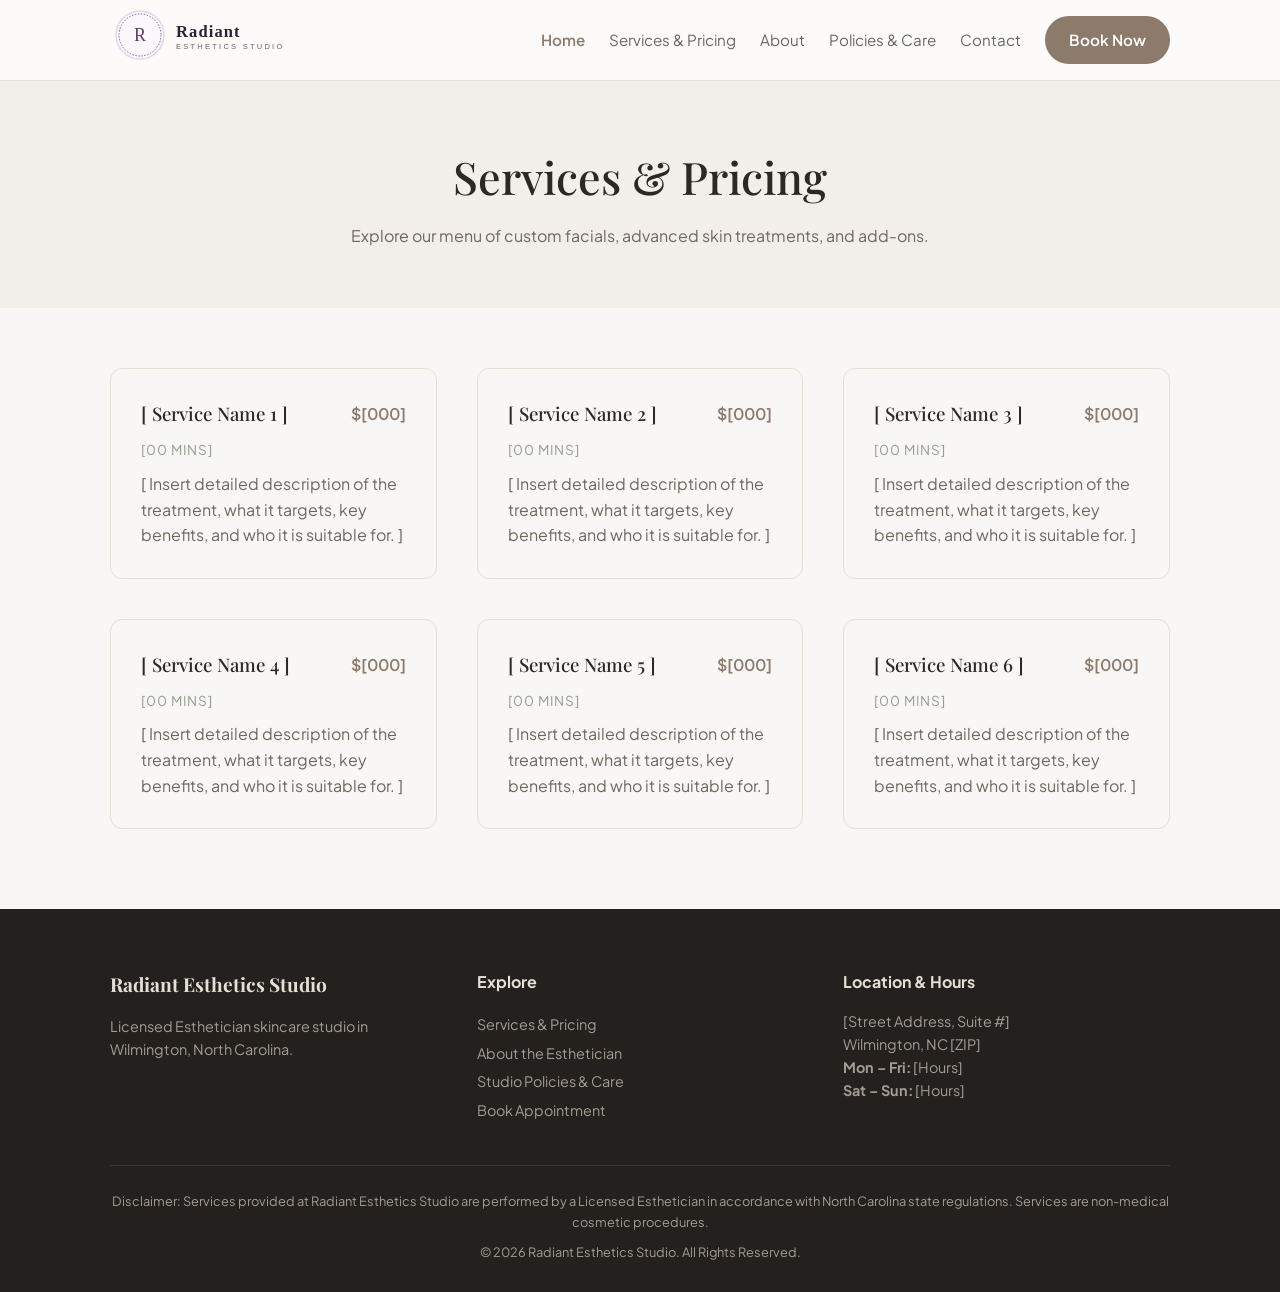
<file: services.html>
<!DOCTYPE html>
<html lang="en" class="scroll-smooth">
<head>
	<meta charset="UTF-8">
	<meta name="viewport" content="width=device-width, initial-scale=1.0">
	<title>Services & Pricing | Radiant Esthetics Studio</title>
	
	<!-- Stylesheet link -->
	<link rel="stylesheet" href="css/style.css">
	
	<!-- Google Fonts -->
	<link rel="preconnect" href="https://fonts.googleapis.com">
	<link rel="preconnect" href="https://fonts.gstatic.com" crossorigin>
	<link href="https://fonts.googleapis.com/css2?family=Playfair+Display:ital,wght@0,400;0,600;1,400&family=Plus+Jakarta+Sans:wght@400;500;600&display=swap" rel="stylesheet">
</head>
<body>

	<!-- ================= HEADER & NAVIGATION ================= -->
	<header>
		<div class="container nav-container">
			<a href="index.html" class="logo">
				<img src="assets/logo.svg" alt="Radiant Ethetics Studio Logo" height="60">
			</a>
			
			<!-- Mobile Hamburger Button -->
			<button class="mobile-menu-btn" id="mobile-menu-btn" aria-label="Toggle Navigation" aria-expanded="false">
				☰
			</button>

			<!-- Navigation Links -->
			<ul class="nav-links">
				<li><a href="index.html" class="active">Home</a></li>
				<li><a href="services.html">Services & Pricing</a></li>
				<li><a href="about.html">About</a></li>
				<li><a href="policies.html">Policies & Care</a></li>
				<li><a href="contact.html">Contact</a></li>
				<li><a href="contact.html" class="btn-book-now">Book Now</a></li>
			</ul>
		</div>
	</header>

	<!-- ================= PAGE BANNER ================= -->
	<div class="page-banner">
		<div class="container">
			<h1>Services & Pricing</h1>
			<p>Explore our menu of custom facials, advanced skin treatments, and add-ons.</p>
		</div>
	</div>

	<!-- ================= SERVICES MENU ================= -->
	<section class="container" style="margin-bottom: 80px;">
		<div class="grid-2">

			<!-- Service Item 1 -->
			<div class="card">
				<div style="display: flex; justify-content: space-between; align-items: center; margin-bottom: 10px;">
					<h3>[ Service Name 1 ]</h3>
					<span style="font-weight: 600; color: var(--primary);">$[000]</span>
				</div>
				<p style="font-size: 0.85rem; color: var(--sage); margin-bottom: 10px; text-transform: uppercase; letter-spacing: 1px;">[00 MINS]</p>
				<p style="color: var(--text-muted);">[ Insert detailed description of the treatment, what it targets, key benefits, and who it is suitable for. ]</p>
			</div>

			<!-- Service Item 2 -->
			<div class="card">
				<div style="display: flex; justify-content: space-between; align-items: center; margin-bottom: 10px;">
					<h3>[ Service Name 2 ]</h3>
					<span style="font-weight: 600; color: var(--primary);">$[000]</span>
				</div>
				<p style="font-size: 0.85rem; color: var(--sage); margin-bottom: 10px; text-transform: uppercase; letter-spacing: 1px;">[00 MINS]</p>
				<p style="color: var(--text-muted);">[ Insert detailed description of the treatment, what it targets, key benefits, and who it is suitable for. ]</p>
			</div>

			<!-- Service Item 3 -->
			<div class="card">
				<div style="display: flex; justify-content: space-between; align-items: center; margin-bottom: 10px;">
					<h3>[ Service Name 3 ]</h3>
					<span style="font-weight: 600; color: var(--primary);">$[000]</span>
				</div>
				<p style="font-size: 0.85rem; color: var(--sage); margin-bottom: 10px; text-transform: uppercase; letter-spacing: 1px;">[00 MINS]</p>
				<p style="color: var(--text-muted);">[ Insert detailed description of the treatment, what it targets, key benefits, and who it is suitable for. ]</p>
			</div>

			<!-- Service Item 4 -->
			<div class="card">
				<div style="display: flex; justify-content: space-between; align-items: center; margin-bottom: 10px;">
					<h3>[ Service Name 4 ]</h3>
					<span style="font-weight: 600; color: var(--primary);">$[000]</span>
				</div>
				<p style="font-size: 0.85rem; color: var(--sage); margin-bottom: 10px; text-transform: uppercase; letter-spacing: 1px;">[00 MINS]</p>
				<p style="color: var(--text-muted);">[ Insert detailed description of the treatment, what it targets, key benefits, and who it is suitable for. ]</p>
			</div>

			<!-- Service Item 5 -->
			<div class="card">
				<div style="display: flex; justify-content: space-between; align-items: center; margin-bottom: 10px;">
					<h3>[ Service Name 5 ]</h3>
					<span style="font-weight: 600; color: var(--primary);">$[000]</span>
				</div>
				<p style="font-size: 0.85rem; color: var(--sage); margin-bottom: 10px; text-transform: uppercase; letter-spacing: 1px;">[00 MINS]</p>
				<p style="color: var(--text-muted);">[ Insert detailed description of the treatment, what it targets, key benefits, and who it is suitable for. ]</p>
			</div>

			<!-- Service Item 6 -->
			<div class="card">
				<div style="display: flex; justify-content: space-between; align-items: center; margin-bottom: 10px;">
					<h3>[ Service Name 6 ]</h3>
					<span style="font-weight: 600; color: var(--primary);">$[000]</span>
				</div>
				<p style="font-size: 0.85rem; color: var(--sage); margin-bottom: 10px; text-transform: uppercase; letter-spacing: 1px;">[00 MINS]</p>
				<p style="color: var(--text-muted);">[ Insert detailed description of the treatment, what it targets, key benefits, and who it is suitable for. ]</p>
			</div>

		</div>
	</section>

	<!-- ================= FOOTER ================= -->
	<footer>
		<div class="container">
			<div class="footer-grid">
				<div>
					<h4 style="font-family: var(--font-serif); font-size: 1.2rem; margin-bottom: 15px;">Radiant Esthetics Studio</h4>
					<p style="font-size: 0.9rem; color: #a39c94; line-height: 1.6;">
						Licensed Esthetician skincare studio in Wilmington, North Carolina.
					</p>
				</div>
				<div>
					<h4 style="font-size: 1rem; margin-bottom: 15px;">Explore</h4>
					<ul style="list-style: none; line-height: 2; font-size: 0.9rem;">
						<li><a href="services.html" style="color: #a39c94;">Services & Pricing</a></li>
						<li><a href="about.html" style="color: #a39c94;">About the Esthetician</a></li>
						<li><a href="policies.html" style="color: #a39c94;">Studio Policies & Care</a></li>
						<li><a href="contact.html" style="color: #a39c94;">Book Appointment</a></li>
					</ul>
				</div>
				<div>
					<h4 style="font-size: 1rem; margin-bottom: 15px;">Location & Hours</h4>
					<p style="font-size: 0.9rem; color: #a39c94; line-height: 1.6;">
						[Street Address, Suite #]<br>
						Wilmington, NC [ZIP]<br>
						<strong>Mon – Fri:</strong> [Hours]<br>
						<strong>Sat – Sun:</strong> [Hours]
					</p>
				</div>
			</div>
			<div class="footer-disclaimer">
				<p>
					Disclaimer: Services provided at Radiant Esthetics Studio are performed by a Licensed Esthetician in accordance with North Carolina state regulations. Services are non-medical cosmetic procedures.
				</p>
				<p style="margin-top: 10px;">&copy; 2026 Radiant Esthetics Studio. All Rights Reserved.</p>
			</div>
		</div>
	</footer>

<!-- JavaScript Link -->
	<script src="js/main.js"></script>
</body>
</html>
</file>
<file: css/style.css>
/* ==========================================================================
   RADIANT ESTHETICS STUDIO - MASTER STYLESHEET
   ========================================================================== */

:root {
  /* Brand / Primary Colors */
  --primary: #8C7A6B;         /* Warm Taupe / Earthy Brown */
  --primary-hover: #736254;   /* Darker Taupe for hover states */
  --secondary: #C4B5A5;       /* Soft Sand / Cream accent */
  --sage: #949E8F;            /* Muted Sage Green accent */

  /* Background Colors */
  --bg-main: #F9F7F5;         /* Warm Cream / Off-White */
  --bg-accent: #F2EEEA;       /* Soft Beige card background */
  --card-bg: #FFFFFF;         /* Crisp white for cards */

  /* Text & Border Colors */
  --text-dark: #2C2825;       /* Deep Charcoal for body text */
  --text-muted: #6E6760;      /* Muted Brown-Gray for secondary text */
  --border: #E5DFD8;          /* Light warm border line */

  /* Typography */
  --font-serif: 'Playfair Display', serif;
  --font-sans: 'Plus Jakarta Sans', sans-serif;
* {
  box-sizing: border-box;
  margin: 0;
  padding: 0;
}

body {
  font-family: var(--font-sans);
  background-color: var(--bg-main);
  color: var(--text-dark);
  line-height: 1.6;
}

h1, h2, h3, .serif {
  font-family: var(--font-serif);
  font-weight: 500;
}

a {
  color: inherit;
  text-decoration: none;
}

.container {
  max-width: 1100px;
  margin: 0 auto;
  padding: 0 20px;
}

/* --- NAVIGATION --- */
header {
  background: rgba(252, 251, 249, 0.95);
  backdrop-filter: blur(10px);
  position: sticky;
  top: 0;
  z-index: 1000;
  border-bottom: 1px solid var(--border);
}

.nav-container {
  display: flex;
  justify-content: space-between;
  align-items: center;
  height: 80px;
}

.logo {
  font-family: var(--font-serif);
  font-size: 1.5rem;
  letter-spacing: 1px;
}

.nav-links {
  display: flex;
  gap: 24px;
  list-style: none;
  align-items: center;
}

.nav-links a {
  font-size: 0.95rem;
  color: var(--text-muted);
  transition: color 0.2s;
}

.nav-links a:hover,
.nav-links a.active {
  color: var(--primary);
  font-weight: 600;
}

/* --- BUTTONS --- */

/* ==========================================================================
   BOOK NOW BUTTON (DEDICATED CLASS)
   ========================================================================== */
.btn-book-now {
  display: inline-block;
  background-color: var(--primary); /* Solid background (or var(--primary)) */
  color: #ffffff !important;  /* Ensures text stays solid white */
  padding: 12px 24px;
  border-radius: 30px;
  text-decoration: none;
  font-weight: 600;
  border: none;
  cursor: pointer;
  transition: background-color 0.3s ease, transform 0.2s ease, box-shadow 0.3s ease;
}

.btn-book-now:hover,
.btn-book-now:focus {
  background-color: #452B50; /* Hover state background */
  color: #ffffff !important;  /* Keeps text white on hover */
  transform: translateY(-2px);
  box-shadow: 0 4px 12px rgba(0, 0, 0, 0.15);
}

.btn-primary {
  display: inline-block;
  background-color: var(--primary);
  color: #FFFFFF;
  padding: 12px 24px;
  border-radius: 30px;
  border: none;
  font-weight: 500;
  cursor: pointer;
  transition: background 0.2s;
  display: inline-block;
}

.btn-primary:hover {
  background-color: var(--primary-hover);
}

.btn-outline {
  border: 1px solid var(--primary);
  color: var(--primary);
  padding: 12px 24px;
  border-radius: 30px;
  display: inline-block;
  transition: all 0.2s;
}

.btn-outline:hover {
  background-color: var(--primary);
  color: #fff;
}

/* --- PAGE HERO / BANNER --- */
.page-banner {
  background-color: var(--bg-accent);
  padding: 60px 0;
  text-align: center;
  margin-bottom: 60px;
}

.page-banner h1 {
  font-size: 2.8rem;
  margin-bottom: 10px;
}

.page-banner p {
  color: var(--text-muted);
}

/* --- CARDS & GRID --- */
.grid-2 {
  display: grid;
  grid-template-columns: repeat(auto-fit, minmax(320px, 1fr));
  gap: 40px;
}

.grid-3 {
  display: grid;
  grid-template-columns: repeat(auto-fit, minmax(280px, 1fr));
  gap: 30px;
}

.card {
  background: var(--bg-card);
  padding: 30px;
  border-radius: 12px;
  border: 1px solid var(--border);
  box-shadow: var(--shadow);
}

/* --- FOOTER --- */
footer {
  background: #23201d;
  color: #e6dfd5;
  padding: 60px 0 30px;
  margin-top: 80px;
}

.footer-grid {
  display: grid;
  grid-template-columns: repeat(auto-fit, minmax(220px, 1fr));
  gap: 40px;
  margin-bottom: 40px;
}

.footer-disclaimer {
  border-top: 1px solid rgba(255, 255, 255, 0.1);
  padding-top: 25px;
  font-size: 0.8rem;
  color: #a39c94;
  text-align: center;
}
/* ==========================================================================
   MOBILE NAVIGATION STYLES
   ========================================================================== */

/* Mobile Menu Button (Hidden on Desktop) */
.mobile-menu-btn {
  display: none;
  background: none;
  border: none;
  font-size: 1.8rem;
  color: var(--text-dark);
  cursor: pointer;
  padding: 5px;
}

/* Responsive Breakpoint for Mobile Screens */
@media (max-width: 768px) {
  .mobile-menu-btn {
    display: block;
  }

  .nav-links {
    position: absolute;
    top: 80px;
    left: 0;
    width: 100%;
    background: var(--bg-main);
    flex-direction: column;
    padding: 20px 0;
    gap: 15px;
    border-bottom: 1px solid var(--border);
    box-shadow: 0 10px 20px rgba(0, 0, 0, 0.05);
    
    /* Hide menu by default on mobile */
    display: none;
  }

  /* Displayed when JS toggles the .open class */
  .nav-links.open {
    display: flex;
  }

  .nav-links li {
    width: 100%;
    text-align: center;
  }

  .nav-links .btn-primary {
    display: inline-block;
    width: 80%;
    text-align: center;
  }
}
</file>
